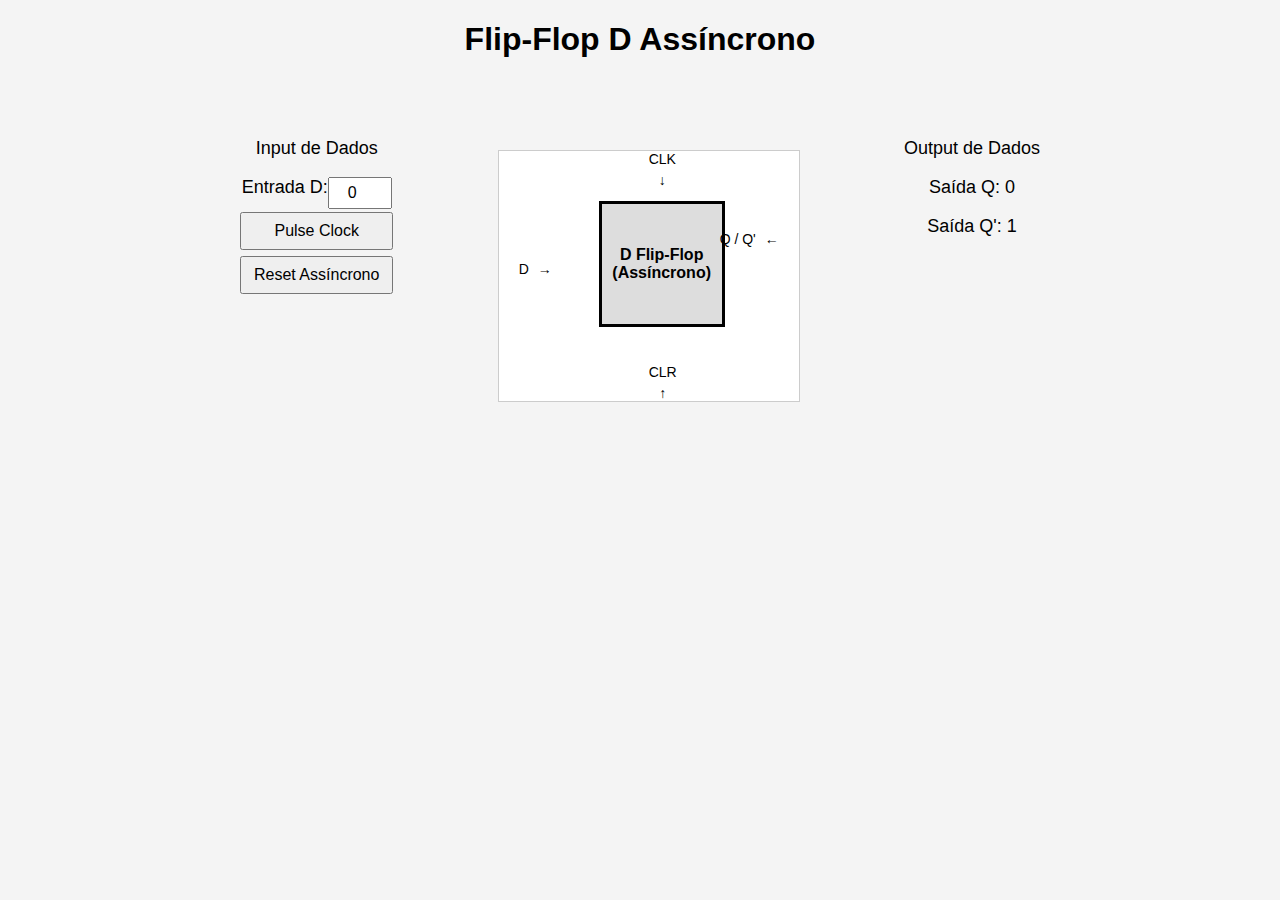
<file: Flip-Flop D Assíncrono/index.html>
<!DOCTYPE html>
<html lang="pt-BR">
  <head>
    <meta charset="UTF-8" />
    <title>Flip-Flop D Assíncrono</title>
    <link rel="stylesheet" href="styles.css" />
  </head>
  <body>
    <h1>Flip-Flop D Assíncrono</h1>

    <div class="container">
      <div class="inner_container">
        <div class="controls">
          <p>Input de Dados</p>
          <div class="input_dados">
            <label for="inputD">Entrada D:</label>
            <input type="number" id="inputD" min="0" max="1" value="0" />
          </div>
          <div class="box_btn">
            <button onclick="clockPulse()">Pulse Clock</button>
            <button onclick="asyncReset()">Reset Assíncrono</button>
          </div>
        </div>
        <div class="diagram-container">
          <div class="flipflop">D Flip-Flop<br />(Assíncrono)</div>
          <div class="input-d">D</div>
          <div class="input-clk">CLK</div>
          <div class="input-reset">CLR</div>
          <div class="output">Q / Q'</div>
        </div>

        <div class="results">
          <p>Output de Dados</p>
          <p>Saída Q: <span id="outputQ">0</span></p>
          <p>Saída Q': <span id="outputQnot">1</span></p>
        </div>
      </div>
    </div>

    <script src="script.js"></script>
  </body>
</html>
</file>
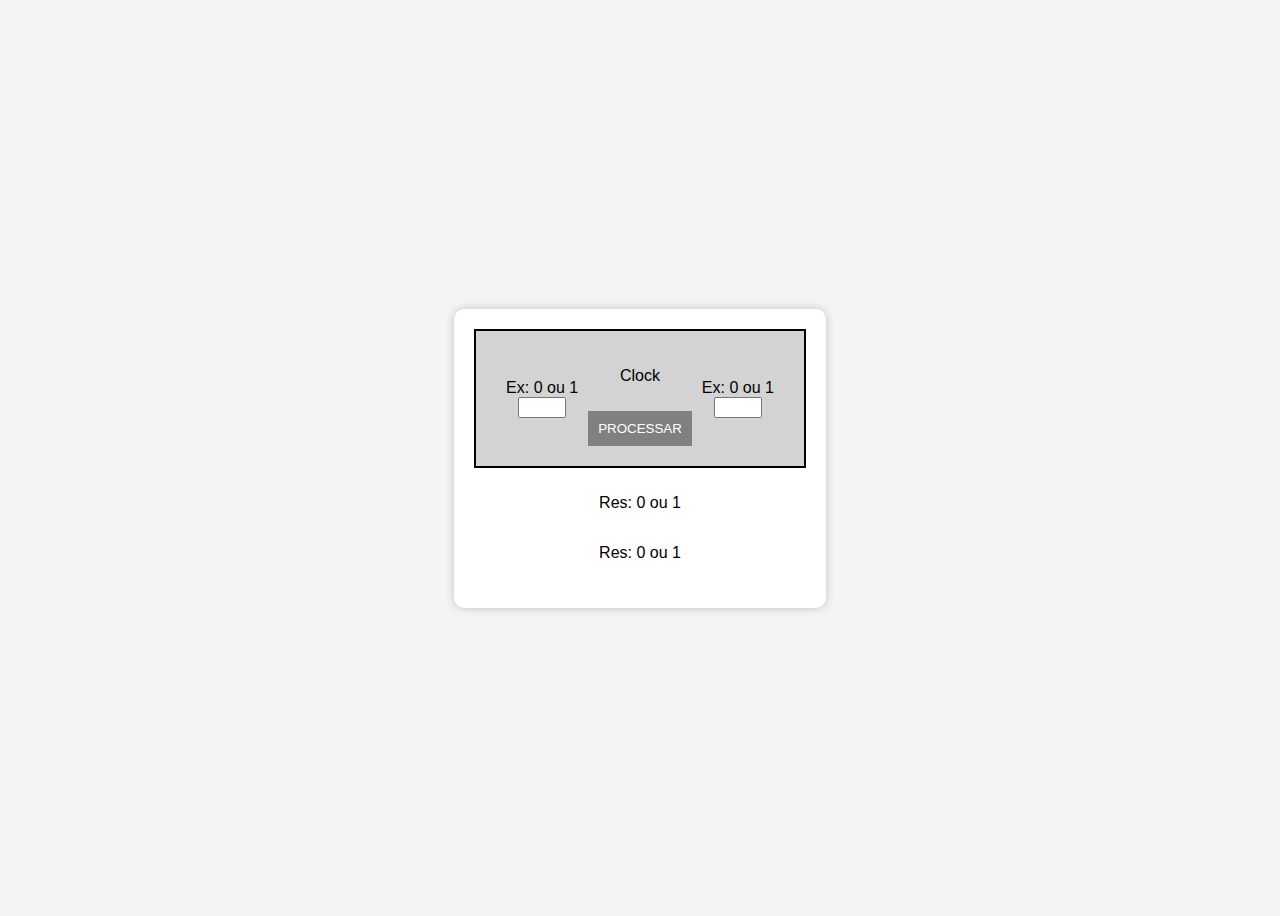
<file: teste2/index.html>
<!DOCTYPE html>
<html lang="pt">
<head>
    <meta charset="UTF-8">
    <meta name="viewport" content="width=device-width, initial-scale=1.0">
    <title>Flip-Flop SR</title>
    <link rel="stylesheet" href="style.css">
</head>
<body>
    <div class="container">
        <div class="flipflop">
            <div class="input-group">
                <label for="s">Ex: 0 ou 1</label>
                <input type="number" id="s" min="0" max="1">
            </div>
            <div>
                <p>Clock</p>
                <button onclick="processar()">PROCESSAR</button>
            </div>
            <div class="input-group">
                <label for="r">Ex: 0 ou 1</label>
                <input type="number" id="r" min="0" max="1">
            </div>
        </div>
        <div class="output-group">
            <p>Res: <span id="q">0 ou 1</span></p>
            <p>Res: <span id="q_bar">0 ou 1</span></p>
        </div>
    </div>
    <script src="javascript.js"></script>
</body>
</html>
</file>
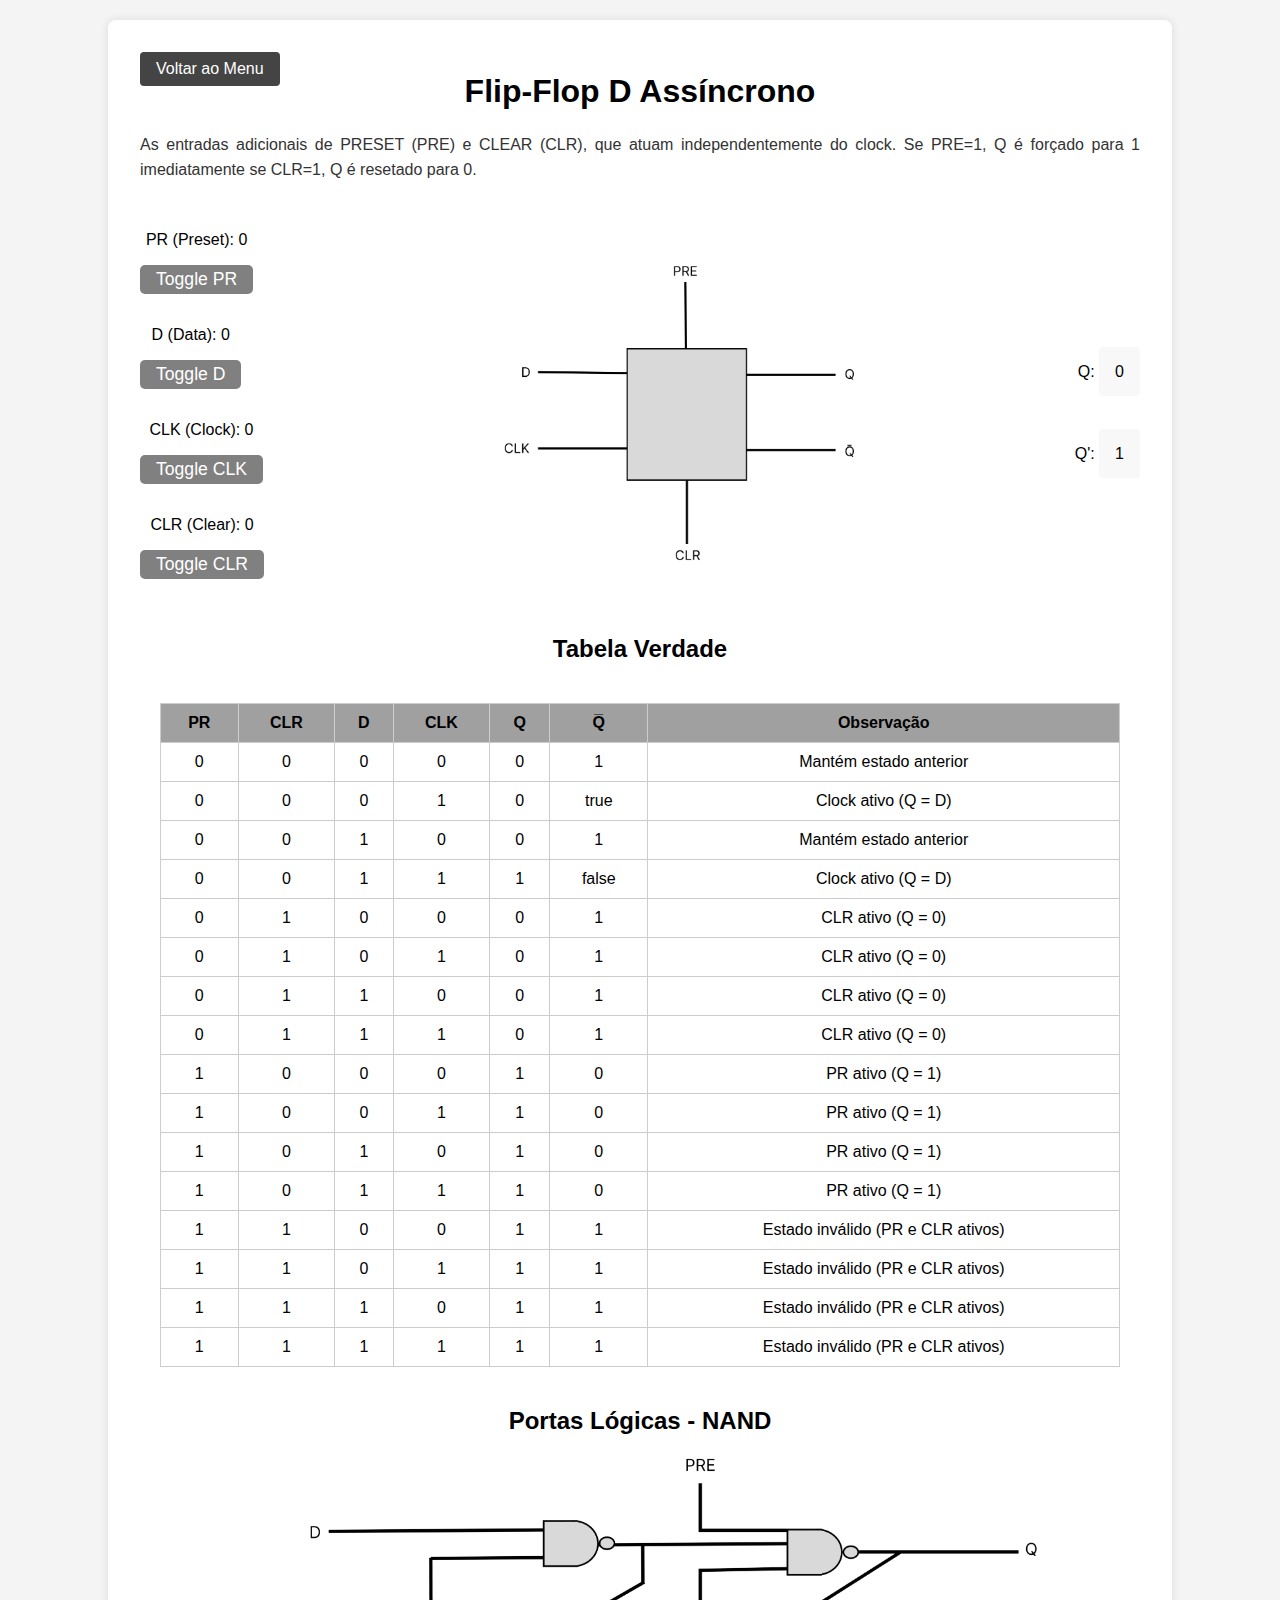
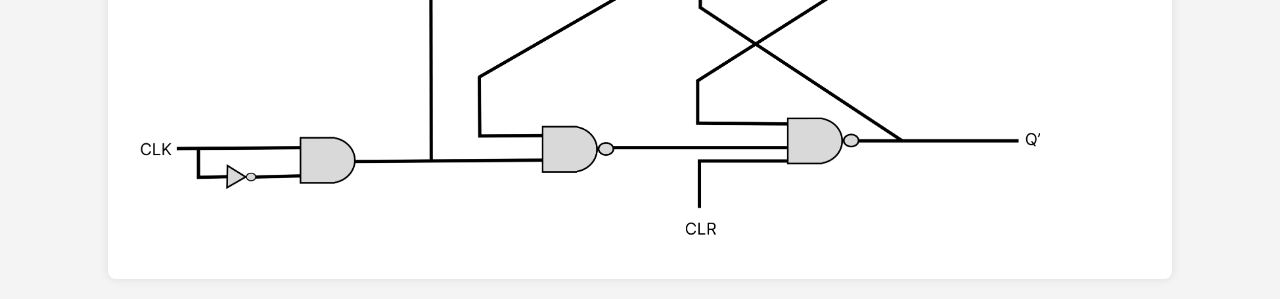
<file: Flip-Flop-D-Assíncrono/flipflop_d.html>
<!DOCTYPE html>
<html lang="pt-BR">
  <head>
    <meta charset="UTF-8" />
    <title>Flip-Flop D Assíncrono</title>
    <link rel="stylesheet" href="styles.css" />
  </head>
  <body>
    <div class="container">
      <a href="../index.html" class="btn-voltar">Voltar ao Menu</a>
      <h1>Flip-Flop D Assíncrono</h1>
      <p>
        As entradas adicionais de PRESET (PRE) e CLEAR (CLR), que atuam independentemente do clock. Se PRE=1, Q é forçado para 1 
        imediatamente se CLR=1, Q é resetado para 0.
      </p>
      <div class="inner_container">
        <div class="inputs">
          <label>
            PR (Preset):
            <span id="prState">0</span>
            <button onclick="togglePR()">Toggle PR</button>
          </label>
          <label>
            D (Data):
            <span id="dState">0</span>
            <button onclick="toggleD()">Toggle D</button>
          </label>
          <label>
            CLK (Clock):
            <span id="clkState">0</span>
            <button onclick="toggleCLK()">Toggle CLK</button>
          </label>
          <label>
            CLR (Clear):
            <span id="clrState">0</span>
            <button onclick="toggleCLR()">Toggle CLR</button>
          </label>
        </div>

        <div class="image-container">
          <img id="flipflopD" src="./assets/flipflopD.png" alt="Diagrama Flip-Flop D">
        </div>

        <div class="outputs">
          <label>Q: <span id="qOutput">0</span></label>
          <label>Q': <span id="qnOutput">1</span></label>
        </div>
      </div>

      <div class="tabela_verdade">
        <h2>Tabela Verdade</h2>
        <table>
          <thead>
            <tr>
              <th>PR</th>
              <th>CLR</th>
              <th>D</th>
              <th>CLK</th>
              <th>Q</th>
              <th>Q̅</th>
              <th>Observação</th>
            </tr>
          </thead>
          <tbody id="truthTable">
            <!-- As linhas da tabela serão geradas pelo JavaScript -->
          </tbody>
        </table>
      </div>
      <div class="portas_logicas">
        <h2>Portas Lógicas - NAND</h2>
        <img src="./assets/porta_logica.png" alt="Diagrama do Flip-Flop D Assíncrono">
    </div>
    </div>

    <script src="script.js"></script>
  </body>
</html>
</file>
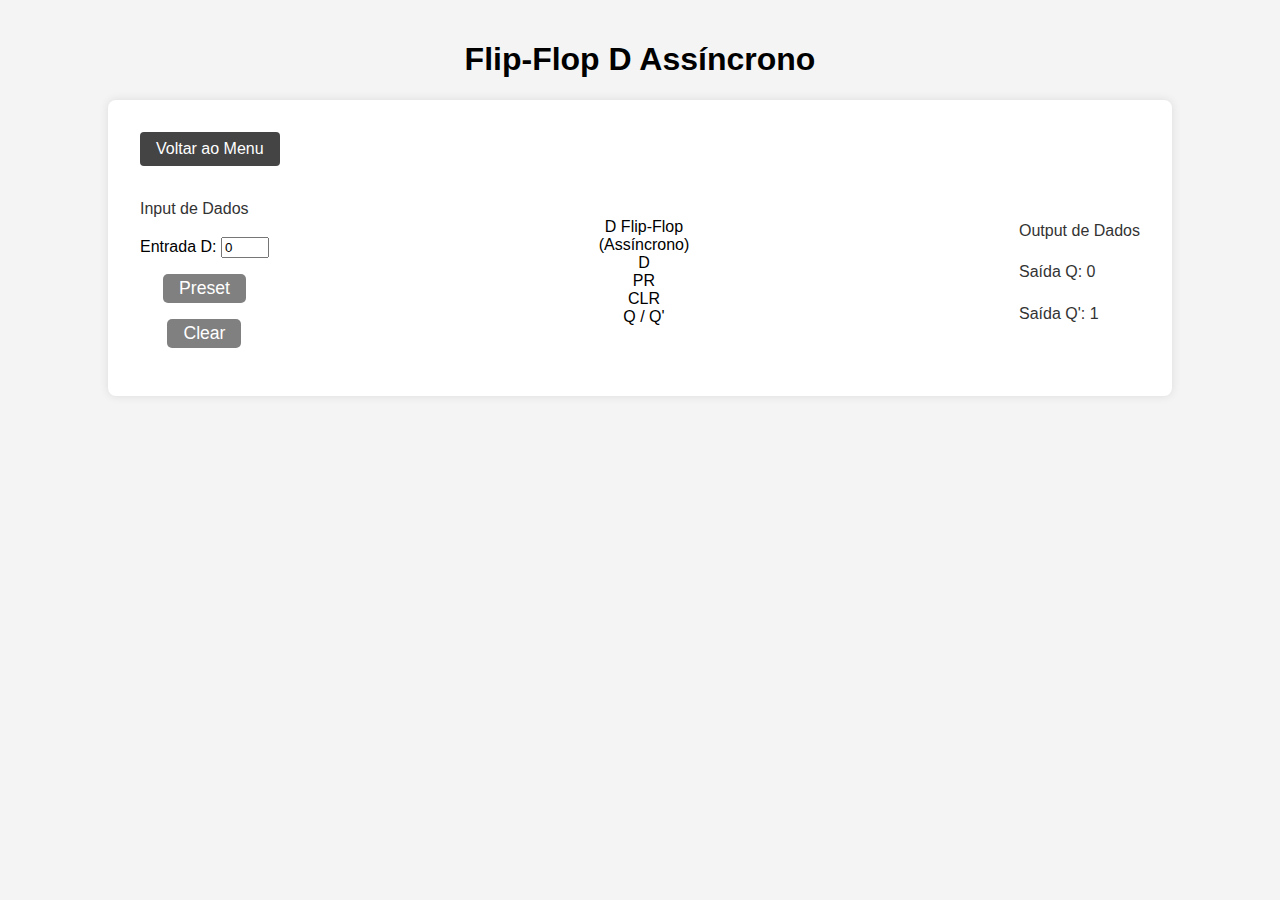
<file: Flip-Flop-D-Assíncrono/flipflop_d.html.html>
<!DOCTYPE html>
<html lang="pt-BR">
  <head>
    <meta charset="UTF-8" />
    <title>Flip-Flop D Assíncrono</title>
    <link rel="stylesheet" href="styles.css" />
  </head>
  <body>
    <h1>Flip-Flop D Assíncrono</h1>

    <div class="container">
      <a href="../index.html" class="btn-voltar">Voltar ao Menu</a>
      
      <div class="inner_container">
        <div class="controls">
          <p>Input de Dados</p>
          <div class="input_dados">
            <label for="inputD">Entrada D:</label>
            <input type="number" id="inputD" min="0" max="1" value="0" />
          </div>
          <div class="box_btn">
            <button onclick="asyncSet()">Preset</button>
            <button onclick="asyncReset()">Clear</button>
          </div>
        </div>

        <div class="diagram-container">
          <div class="flipflop">D Flip-Flop<br />(Assíncrono)</div>
          <div class="input-d">D</div>
          <div class="input-set">PR</div>
          <div class="input-reset">CLR</div>
          <div class="output">Q / Q'</div>
        </div>

        <div class="results">
          <p>Output de Dados</p>
          <p>Saída Q: <span id="outputQ">0</span></p>
          <p>Saída Q': <span id="outputQnot">1</span></p>
        </div>
      </div>
    </div>

    <script src="script.js"></script>
  </body>
</html>
</file>
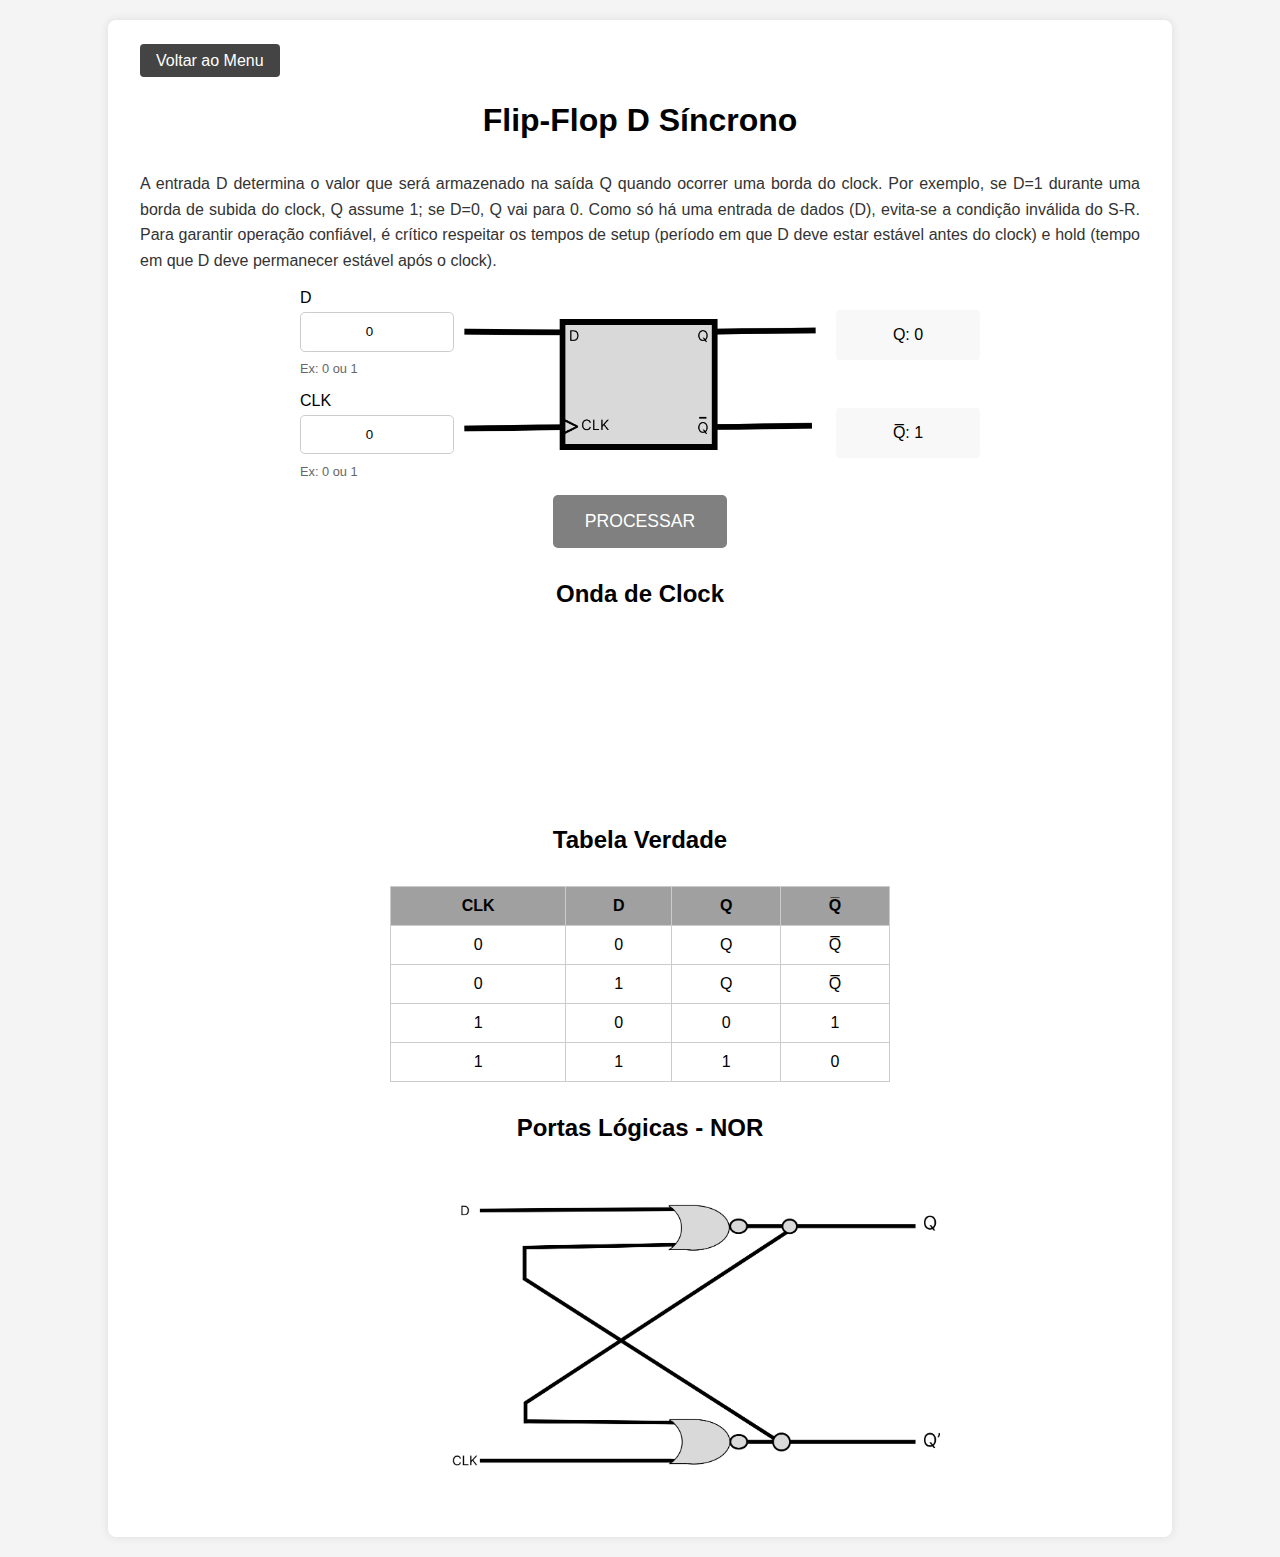
<file: Flip-Flop-D-Síncrono/flipflop_d.html>
<!DOCTYPE html>
<html lang="pt-br">
<head>
    <meta charset="UTF-8">
    <meta name="viewport" content="width=device-width, initial-scale=1.0">
    <title>Flip Flop D</title>
    <link rel="stylesheet" href="styles.css">
</head>
<body>
  <div class="main-container">
    <a href="../index.html" class="btn-voltar">Voltar ao Menu</a>
    <h1>Flip-Flop D Síncrono</h1>
    <p>
        A entrada D determina o valor que será armazenado na saída Q quando ocorrer uma borda do clock. Por exemplo, se D=1 durante uma borda de subida 
        do clock, Q assume 1; se D=0, Q vai para 0. Como só há uma entrada de dados (D), evita-se a condição inválida do S-R. Para garantir operação 
        confiável, é crítico respeitar os tempos de setup (período em que D deve estar estável antes do clock) e hold (tempo em que D deve permanecer 
        estável após o clock).
    </p>
    
    <div class="columns-container">
        <div class="input-column">
            <div class="input-group">
                <label>D</label>
                <input type="number" id="inputD" min="0" max="1" value="0">
                <div class="exemplo">Ex: 0 ou 1</div>
            </div>

            <div class="input-group">
                <label>CLK</label>
                <input type="number" id="clk" min="0" max="1" value="0">
                <div class="exemplo">Ex: 0 ou 1</div>
            </div>
        </div>

        <div class="image-container">
            <img id="flipflopD" src="Assets/flipflopD.png" alt="Diagrama Flip-Flop D (Borda de Subida)">
            <img id="flipflopD2" src="Assets/flipflopD2.png" alt="Diagrama Flip-Flop D (Borda de Descida)">
        </div>

        <div class="output-column">
            <div class="output-container">
                <div id="resQ">Q: 0</div>
                <div id="resQn">Q̅: 1</div>
            </div>
        </div>
    </div>

    <button onclick="processar()">PROCESSAR</button>

    <h2>Onda de Clock</h2>
    <canvas id="waveCanvas" width="800" height="150"></canvas>

    <div class="tabela_verdade">
        <h2>Tabela Verdade</h2>
        <table>
            <thead>
                <tr>
                    <th>CLK</th>
                    <th>D</th>
                    <th>Q</th>
                    <th>Q̅</th>
                </tr>
            </thead>
            <tbody>
                <tr>
                    <td>0</td>
                    <td>0</td>
                    <td>Q</td>
                    <td>Q̅</td>
                </tr>
                <tr>
                    <td>0</td>
                    <td>1</td>
                    <td>Q</td>
                    <td>Q̅</td>
                </tr>
                <tr>
                    <td>1</td>
                    <td>0</td>
                    <td>0</td>
                    <td>1</td>
                </tr>
                <tr>
                    <td>1</td>
                    <td>1</td>
                    <td>1</td>
                    <td>0</td>
                </tr>
            </tbody>
        </table>
    </div>

    <div class="portas_logicas">
        <h2>Portas Lógicas - NOR</h2>
        <img src="./Assets/flipflop_D_sincrono.png" alt="Diagrama do Flip-Flop D Síncrono">
    </div>
    
  </div>
  <script src="script.js"></script>
</body>
</html>
</file>
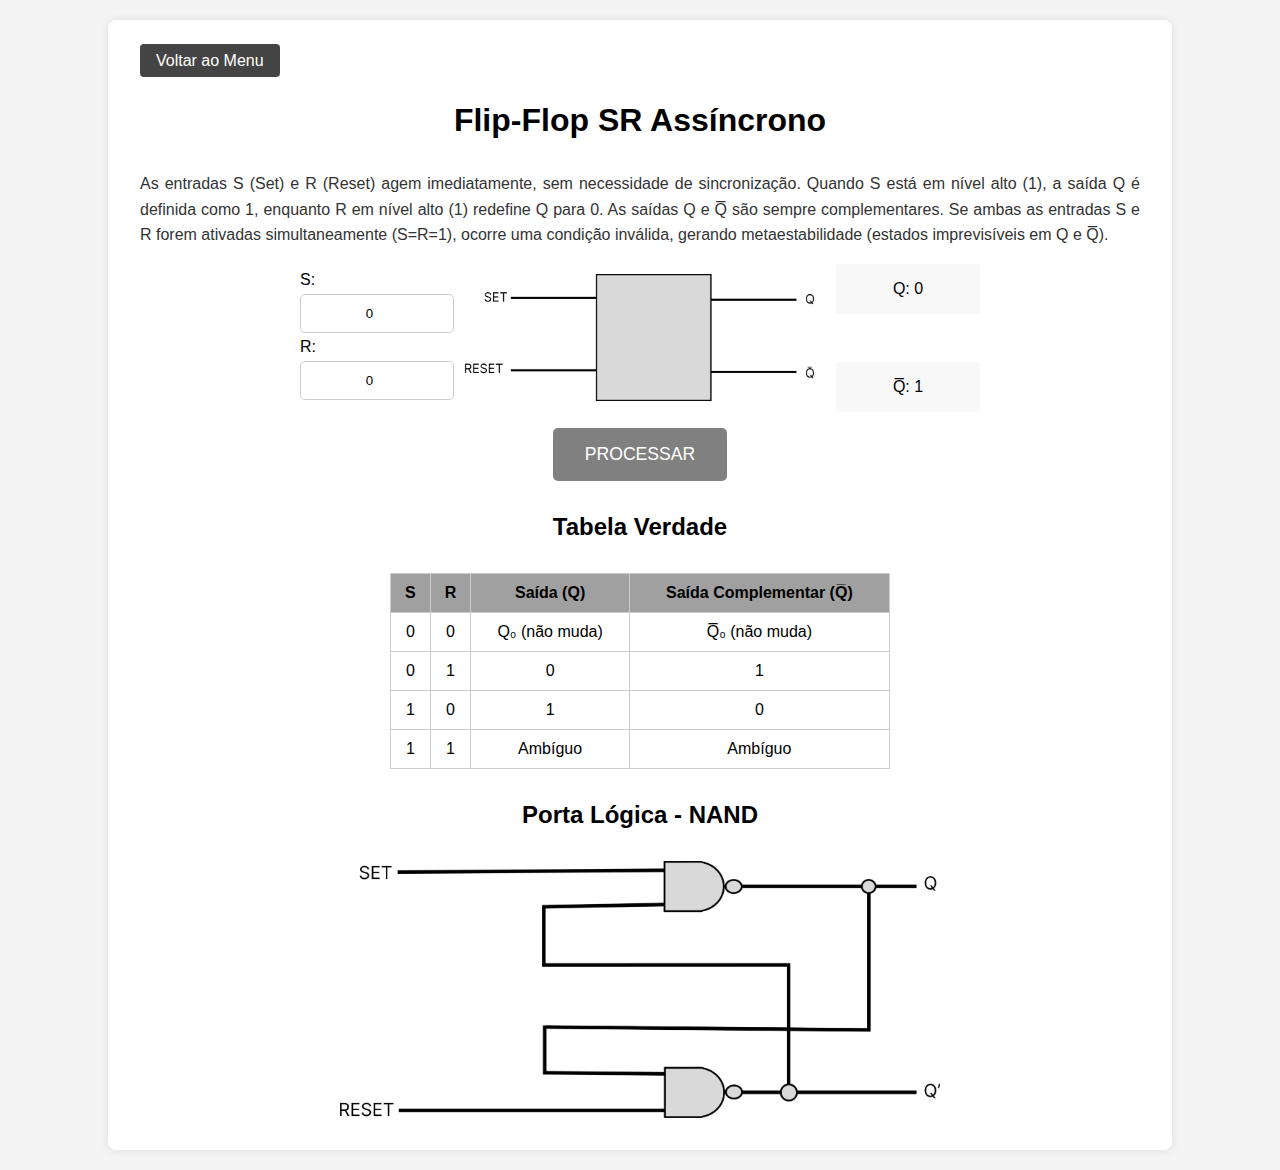
<file: Flip-Flop-SR-Assíncrono/flipflop_sr.html>
<!DOCTYPE html>
<html lang="pt-br">
<head>
    <meta charset="UTF-8" />
    <meta name="viewport" content="width=device-width, initial-scale=1.0" />
    <title>Flip Flop SR Assíncrono</title>
    <link rel="stylesheet" href="styles.css" />
</head>
<body>
    <div class="main-container">
          <a href="../index.html" class="btn-voltar">Voltar ao Menu</a>
          <h1>Flip-Flop SR Assíncrono</h1>
          <p>
            As entradas S (Set) e R (Reset) agem imediatamente, sem necessidade de sincronização. Quando S está em nível 
            alto (1), a saída Q é definida como 1, enquanto R em nível alto (1) redefine Q para 0. As saídas Q e Q̅ são sempre complementares. Se ambas 
            as entradas S e R forem ativadas simultaneamente (S=R=1), ocorre uma condição inválida, gerando metaestabilidade (estados imprevisíveis em 
            Q e Q̅).
          </p>
        <div class="columns-container">
            <div class="input-column">
                <div class="input-group">
                    <label for="S">S: </label>
                    <input type="number" id="S" min="0" max="1" value="0" />

                    <label for="R">R: </label>
                    <input type="number" id="R" min="0" max="1" value="0" />
                </div>
            </div>

            <div class="image-container">
                <img src="assets/ff_sr_assincrono.png" alt="Imagem do Flip-Flop SR Assíncrono" />
            </div>

            <div class="output-column">
                <div class="output-container">
                  <div id="Q">Q: 0</div>
                  <div id="Qbar">Q̅: 1</div>
                </div>
            </div>
        </div>

        <button onclick="processar()">PROCESSAR</button>

        <div class="tabela_verdade">
            <h2>Tabela Verdade</h2>
            <table>
                <tr>
                    <th>S</th>
                    <th>R</th>
                    <th>Saída (Q)</th>
                    <th>Saída Complementar (Q̅)</th>
                </tr>
                <tr>
                    <td>0</td>
                    <td>0</td>
                    <td>Q₀ (não muda)</td>
                    <td>Q̅₀ (não muda)</td>
                </tr>
                <tr>
                    <td>0</td>
                    <td>1</td>
                    <td>0</td>
                    <td>1</td>
                </tr>
                <tr>
                    <td>1</td>
                    <td>0</td>
                    <td>1</td>
                    <td>0</td>
                </tr>
                <tr>
                    <td>1</td>
                    <td>1</td>
                    <td>Ambíguo</td>
                    <td>Ambíguo</td>
                </tr>
            </table>
        </div>

        <div class="portas_logicas">
            <h2>Porta Lógica - NAND</h2>
            <img src="./assets/porta_logica.png" alt="Diagrama do Flip-Flop SR Assíncrono" />
        </div>
    </div>

    <script src="script.js"></script>
    
</body>
</html>
</file>
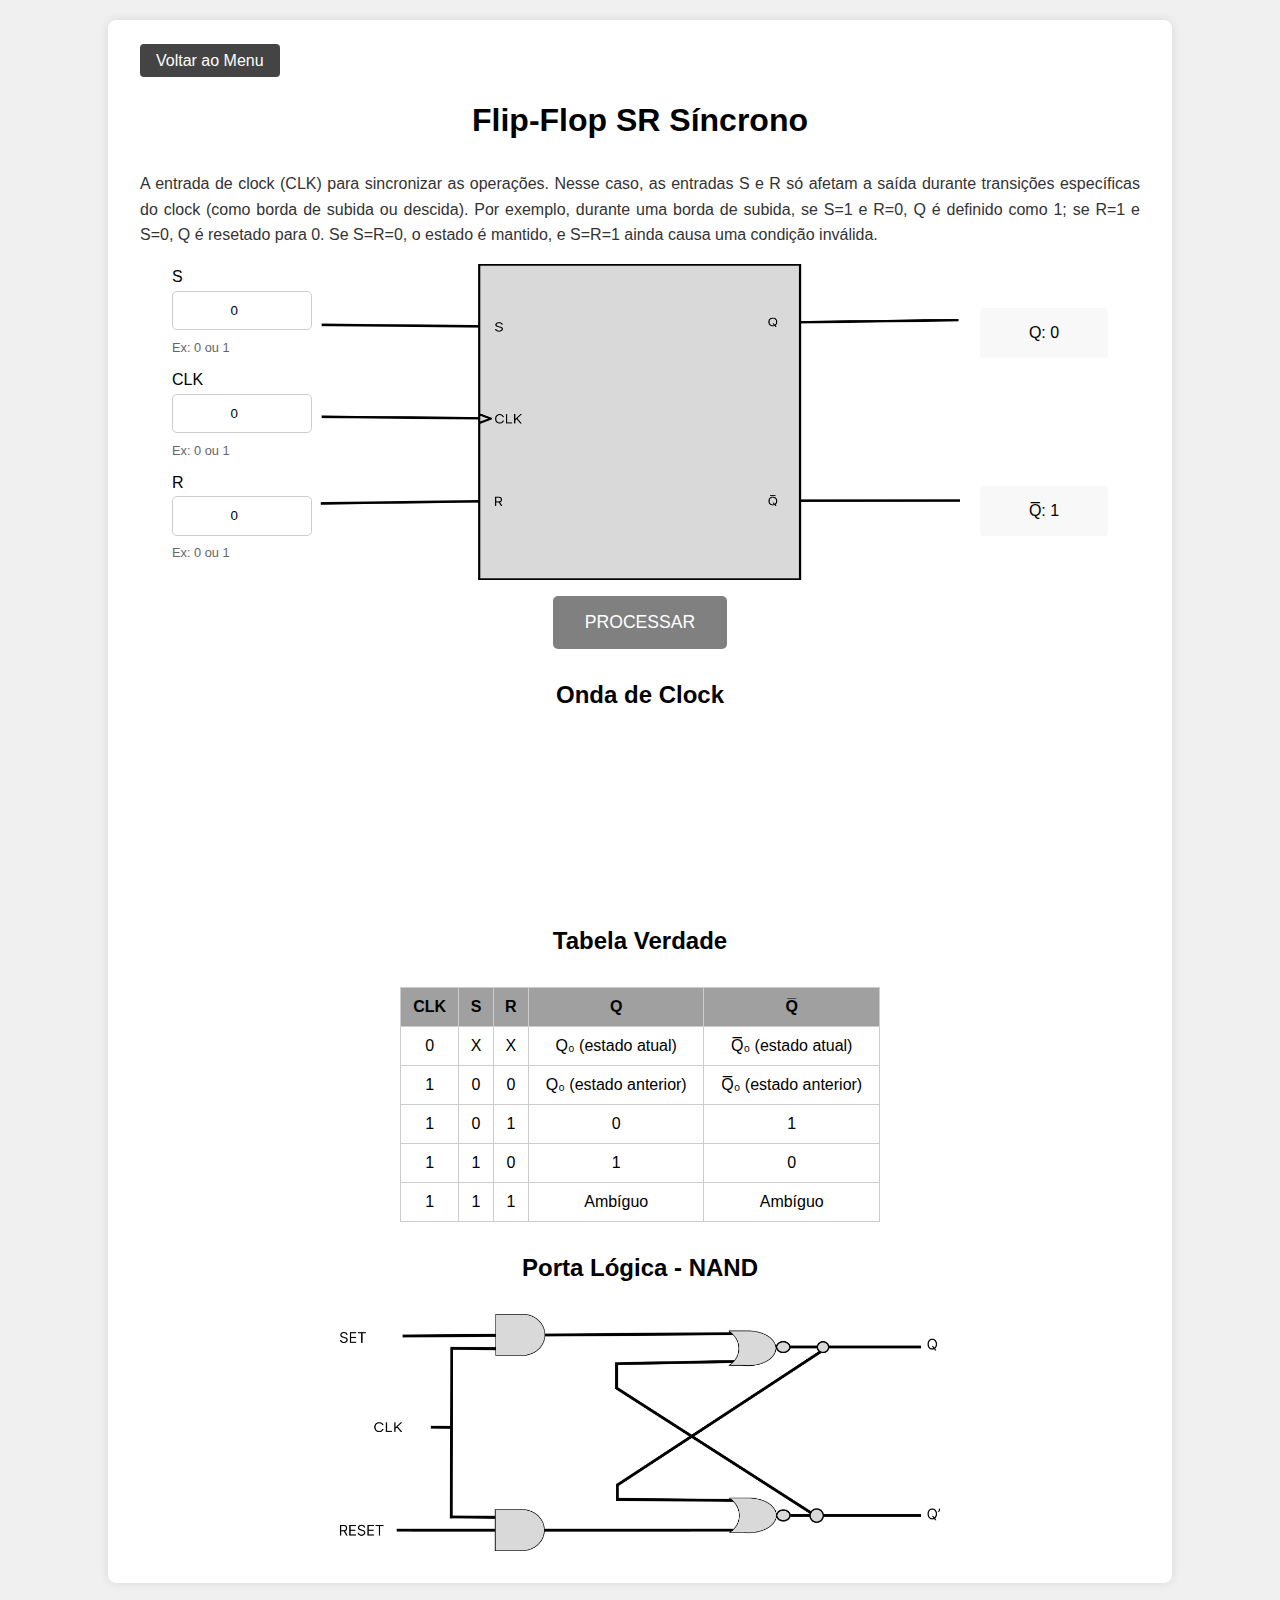
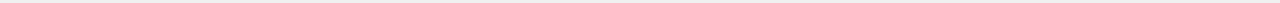
<file: Flip-Flop-SR-Síncrono/flipflop_sr.html>
<!DOCTYPE html>
<html lang="en">
<head>
    <meta charset="UTF-8">
    <meta name="viewport" content="width=device-width, initial-scale=1.0">
    <title>Flip Flop SR Síncrono</title>
    <link rel="stylesheet" href="styles.css">
</head>
<body>
    <div class="main-container">
        <a href="../index.html" class="btn-voltar">Voltar ao Menu</a>
        <h1>Flip-Flop SR Síncrono</h1>
        <p>
            A entrada de clock (CLK) para sincronizar as operações. Nesse caso, as entradas S e R só afetam a saída durante transições específicas do 
            clock (como borda de subida ou descida). Por exemplo, durante uma borda de subida, se S=1 e R=0, Q é definido como 1; se R=1 e S=0, Q é 
            resetado para 0. Se S=R=0, o estado é mantido, e S=R=1 ainda causa uma condição inválida. 
        </p>
        <div class="columns-container">
            <div class="input-column">
                <div class="input-group">
                    <label>S</label>
                    <input type="number" id="inputS" min="0" max="1" value="0">
                    <div class="exemplo">Ex: 0 ou 1</div>
                </div>
    
                <div class="input-group">
                    <label>CLK</label>
                    <input type="number" id="clk" min="0" max="1" value="0">
                    <div class="exemplo">Ex: 0 ou 1</div>
                </div>

                <div class="input-group-r">
                    <label>R</label>
                    <input type="number" id="inputR" min="0" max="1" value="0">
                    <div class="exemplo">Ex: 0 ou 1</div>
                </div>
            </div>
    
            <div class="image-container">
                <img id="flipflopSR" src="Assets/flipflopSR.png" alt="Flip-Flop SR Ativo">
                <img id="flipflopSR2" src="Assets/flipflopSR2.png" alt="Flip-Flop SR Inativo">
            </div>
    
            <div class="output-column">
                <div class="output-container-Q">
                    <div id="resQ">Q: 0</div>
                </div>
                <div class="output-container-Qn">
                  <div id="resQn">Q̅: 1</div>
                </div>

            </div>
        </div>
    
        <button onclick="processar()">PROCESSAR</button>
    
        <h2>Onda de Clock</h2>
        <canvas id="waveCanvas" width="800" height="150"></canvas>

        <div class="tabela_verdade">
            <h2>Tabela Verdade</h2>
            <table>
                <tr>
                    <th>CLK</th>
                    <th>S</th>
                    <th>R</th>
                    <th>Q</th>
                    <th>Q̅</th>
                </tr>
                <tr>
                    <td>0</td>
                    <td>X</td>
                    <td>X</td>
                    <td>Q₀ (estado atual)</td>
                    <td>Q̅₀ (estado atual)</td>
                </tr>
                <tr>
                    <td>1</td>
                    <td>0</td>
                    <td>0</td>
                    <td>Q₀ (estado anterior)</td>
                    <td>Q̅₀ (estado anterior)</td>
                </tr>
                <tr>
                    <td>1</td>
                    <td>0</td>
                    <td>1</td>
                    <td>0</td>
                    <td>1</td>
                </tr>
                <tr>
                    <td>1</td>
                    <td>1</td>
                    <td>0</td>
                    <td>1</td>
                    <td>0</td>
                </tr>
                <tr>
                    <td>1</td>
                    <td>1</td>
                    <td>1</td>
                    <td>Ambíguo</td>
                    <td>Ambíguo</td>
                </tr>
            </table>
        </div> 
        
        <div class="portas_logicas">
            <h2>Porta Lógica - NAND</h2>
            <img src="./Assets/portalogica.png" alt="Diagrama do Flip-Flop SR Síncrono"/>
        </div>
    
    <script src="script.js"></script>
</body>
</html>
</file>
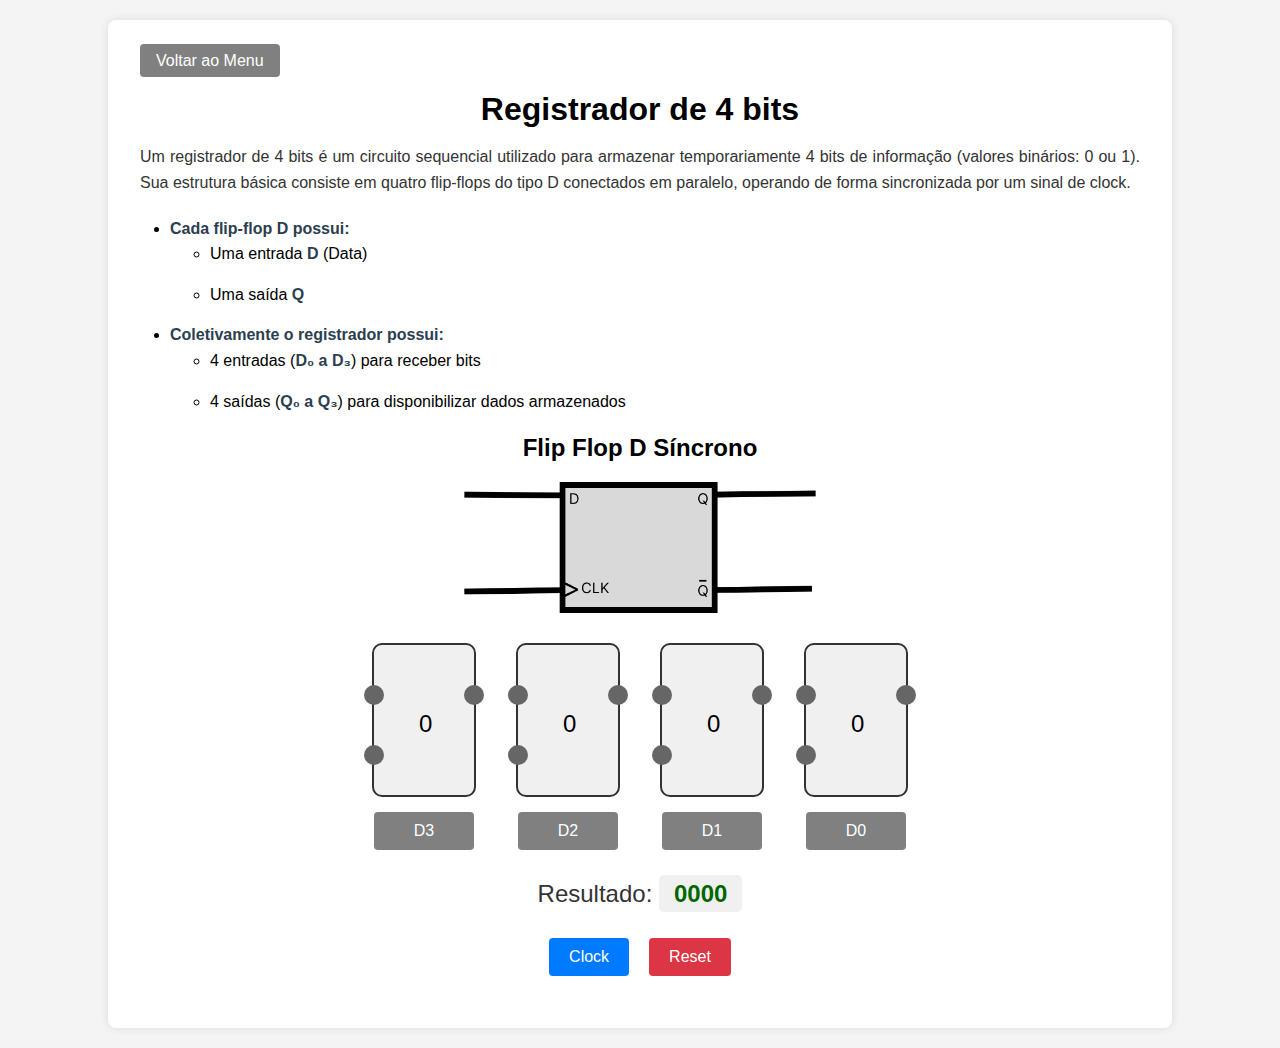
<file: Registrador/registrador_4bits.html>
<!DOCTYPE html>
<html lang="pt-br">
<head>
    <meta charset="UTF-8">
    <meta name="viewport" content="width=device-width, initial-scale=1.0">
    <title>Registrador de 4 bits</title>
    <link rel="stylesheet" href="styles.css">
</head>
<body>
  <div class="main-container">
    <a href="../index.html" class="btn-voltar">Voltar ao Menu</a>
    <h1>Registrador de 4 bits</h1>
    <p>
        Um registrador de 4 bits é um circuito sequencial utilizado para armazenar temporariamente 4 bits de informação (valores binários: 0 ou 1).
        Sua estrutura básica consiste em quatro flip-flops do tipo D conectados em paralelo, operando de forma sincronizada por um sinal de clock.
    </p>

    <ul class="custom-list">
        <li>
            <strong>Cada flip-flop D possui:</strong>
            <ul>
                <li>Uma entrada <strong>D</strong> (Data)</li>
                <li>Uma saída <strong>Q</strong></li>
            </ul>
        </li>
        <li>
            <strong>Coletivamente o registrador possui:</strong>
            <ul>
                <li>4 entradas (<strong>D₀ a D₃</strong>) para receber bits</li>
                <li>4 saídas (<strong>Q₀ a Q₃</strong>) para disponibilizar dados armazenados</li>
            </ul>
        </li>
    </ul>

    <h2>Flip Flop D Síncrono</h2>
    <div class="image-container">
        <img id="flipflopD" src="./Assets/flipflopD.png" alt="Diagrama Flip-Flop D (Borda de Subida)">
    </div>

    <div class="ff-grid">
        <!-- Coluna FF3 -->
        <div class="ff-column">
            <div class="flip-flop">
                <div class="input d-input" id="d3"></div>
                <div class="input clock-input"></div>
                <div class="output q-output" id="q3"></div>
                <div class="bit" id="bit3">0</div>
            </div>
            <button onclick="toggleInput(3)" class="ff-btn">D3</button>
        </div>

        <!-- Coluna FF2 -->
        <div class="ff-column">
            <div class="flip-flop">
                <div class="input d-input" id="d2"></div>
                <div class="input clock-input"></div>
                <div class="output q-output" id="q2"></div>
                <div class="bit" id="bit2">0</div>
            </div>
            <button onclick="toggleInput(2)" class="ff-btn">D2</button>
        </div>

        <!-- Coluna FF1 -->
        <div class="ff-column">
            <div class="flip-flop">
                <div class="input d-input" id="d1"></div>
                <div class="input clock-input"></div>
                <div class="output q-output" id="q1"></div>
                <div class="bit" id="bit1">0</div>
            </div>
            <button onclick="toggleInput(1)" class="ff-btn">D1</button>
        </div>

        <!-- Coluna FF0 -->
        <div class="ff-column">
            <div class="flip-flop">
                <div class="input d-input" id="d0"></div>
                <div class="input clock-input"></div>
                <div class="output q-output" id="q0"></div>
                <div class="bit" id="bit0">0</div>
            </div>
            <button onclick="toggleInput(0)" class="ff-btn">D0</button>
        </div>
    </div>
    <div class="register-output">
        Resultado: <span id="registerValue">0000</span>
    </div>
    
    <div class="controls">
        <button onclick="toggleClock()">Clock</button>
        <button onclick="reset()">Reset</button>
    </div>

  </div>
  <script src="script.js"></script>
</body>
</html>
</file>
<file: Flip-Flop D Assíncrono/styles.css>
body {
    font-family: Arial, sans-serif;
    text-align: center;
    background: #f4f4f4;
  }
  .container {
    max-width: 800px;
    margin: 0 auto;
    padding: 20px;
  }
  .diagram-container {
    position: relative;
    margin: 50px auto;
    width: 300px;
    height: 250px;
    border: 1px solid #ccc;
    background: #fff;
  }
  .inner_container {
    display: flex;
  }
  .flipflop {
    position: absolute;
    top: 50px;
    left: 100px;
    width: 120px;
    height: 120px;
    border: 3px solid #000;
    background: #ddd;
    display: flex;
    flex-direction: column;
    align-items: center;
    justify-content: center;
    font-weight: bold;
  }
  /* Entrada D (lado esquerdo) */
  .input-d {
    position: absolute;
    top: 110px;
    left: 20px;
    font-size: 14px;
  }
  .input-d::after {
    content: " →";
    margin-left: 5px;
  }
  /* Entrada Clock (topo) */
  .input-clk {
    position: absolute;
    top: 0px;
    left: 150px;
    font-size: 14px;
  }
  .input-clk::after {
    content: " ↓";
    display: block;
    margin-top: 5px;
  }
  /* Entrada Reset (CLR - parte inferior) */
  .input-reset {
    position: absolute;
    bottom: 0px;
    left: 150px;
    font-size: 14px;
  }
  .input-reset::after {
    content: " ↑";
    display: block;
    margin-top: 5px;
  }
  /* Saídas (lado direito) */
  .output {
    position: absolute;
    top: 80px;
    right: 20px;
    font-size: 14px;
  }
  .output::after {
    content: " ←";
    margin-left: 5px;
  }
  .controls {
    margin-top: 20px;
    font-size: 18px;
    display: flex;
    flex-direction: column;
    align-items: center;
  }
  .input_dados{
    display: flex;
    justify-items: auto;
  }
  .controls input[type="number"] {
    width: 50px;
    padding: 5px;
    font-size: 16px;
    text-align: center;
  }
  .box_btn {
    display: flex;
    flex-direction: column;
  }
  .controls button {
    padding: 8px 12px;
    margin: 3px 0;
    font-size: 16px;
    cursor: pointer;
  }
  .results {
    margin-top: 20px;
    font-size: 18px;
  }
</file>
<file: teste2/style.css>
body {
    font-family: Arial, sans-serif;
    display: flex;
    justify-content: center;
    align-items: center;
    height: 100vh;
    background-color: #f4f4f4;
}
.container {
    background: white;
    padding: 20px;
    border-radius: 10px;
    box-shadow: 0 0 10px rgba(0, 0, 0, 0.2);
    text-align: center;
}
.flipflop {
    display: flex;
    align-items: center;
    justify-content: center;
    border: 2px solid black;
    padding: 20px;
    background: lightgray;
    position: relative;
}
.input-group, .output-group {
    display: flex;
    flex-direction: column;
    align-items: center;
    margin: 10px;
}
input {
    width: 40px;
    text-align: center;
}
button {
    margin-top: 10px;
    padding: 10px;
    background: gray;
    color: white;
    border: none;
    cursor: pointer;
}
</file>
<file: Flip-Flop-D-Assíncrono/styles.css>
body {
  font-family: Arial, sans-serif;
  text-align: center;
  background: #f4f4f4;
  margin: 0;
  padding: 1.25rem;
}

.container {
  max-width: 62.5rem;
  margin: 0 auto;
  background-color: white;
  padding: 2rem;
  border-radius: 0.5rem;
  box-shadow: 0 0 0.625rem rgba(0, 0, 0, 0.1);
  position: relative; 
}

.btn-voltar {
  padding: 0.5rem 1rem;
  background-color: #444;
  color: white;
  text-decoration: none;
  border-radius: 0.25rem;
  transition: background 0.3s, transform 0.1s;
  position: absolute;
  left: 2rem;
  top: 2rem;
}

.btn-voltar:hover {
  background: #555;
  transform: translateY(-0.125rem);
}

p {
  text-align: justify;
  line-height: 1.6;
  font-size: 1rem;
  color: #333333;
}

button {
  padding: 0.25rem 1rem;
  border: none;
  border-radius: 0.25rem;
  cursor: pointer;
  font-size: 1.1rem;
  margin: 1rem auto;
  display: block;
  text-decoration: none;
  color: #ffffff;
  background: #808080;
  border-radius: 0.3125rem;
  transition: background 0.3s, transform 0.1s;
}

.inner_container {
  display: flex;
  justify-content: space-between;
  align-items: center;
  gap: 2rem;
  margin-top: 3rem;
}

.inputs {
  flex: 0 0 200px;
  display: flex;
  flex-direction: column;
  gap: 1rem;
  align-items: flex-start;
}

.image-container {
  flex: 0 1 auto;
  margin: 0 2rem;
}

.image-container img {
  display: none;
  max-width: 22rem;
  height: auto;
}

.image-container img:first-child {
  display: block; 
}

.outputs {
  flex: 0 0 120px;
  display: flex;
  flex-direction: column;
  gap: 4rem;
  align-items: flex-end;
}

#qOutput, #qnOutput {
  padding: 1rem;
  background-color: #f8f8f8;
  border-radius: 0.25rem;
  text-align: center;
}

.tabela_verdade {
  display: flex;
  align-items: center;
  flex-direction: column;

  text-align: center;
  padding: 20px;
  border-radius: 10px;
}

table { 
  border-collapse: collapse;
  width: 100%;
  margin-top: 20px;
  text-align: center;
  background-color: white;
  border: 1px solid #ccc;
}

th,
td {
  border: 1px solid #ccc;
  padding: 10px;
}

th {
  background-color: #a0a0a0;
}

.d-input {
  position: absolute;
  left: 30px;
  top: 100px;
}

.clock-input {
  position: absolute;
  left: 150px;
  top: 30px;
}

.q-output {
  position: absolute;
  left: 240px;
  top: 80px;
}

.qn-output {
  position: absolute;
  left: 240px;
  top: 120px;
}

.line {
  position: absolute;
  border-left: 2px solid black;
  height: 40px;
  left: 150px;
}

.arrow-down {
  position: absolute;
  left: 145px;
  top: 30px;
}

.arrow-up {
  position: absolute;
  left: 145px;
  top: 150px;
}

.label {
  font-family: Arial;
  font-size: 12px;
}

.portas_logicas {
  display: flex;
  flex-direction: column;
}

.portas_logicas img {
  width: 90%;
}
</file>
<file: Flip-Flop-D-Síncrono/styles.css>
body {
  font-family: Arial, sans-serif;
  margin: 0;
  padding: 1.25rem;
  background: #f4f4f4;
}

.main-container {
  max-width: 62.5rem;
  margin: 0 auto;
  background-color: #ffffff;
  padding: 2rem;
  border-radius: 0.5rem;
  box-shadow: 0 0 0.625rem #0000001a;
}

.columns-container {
  display: flex;
  gap: 1.25rem;
  width: 100%;
  align-items: center;
}

.input-column {
  display: flex;
  flex-direction: column;
  gap: 1rem;
  width: 12rem;
  margin-left: 10rem; 
}

.image-container {
  flex-grow: 1;
  text-align: center;
}

.image-container img {
  display: none;
  max-width: 22rem;
  height: auto;
}

.image-container img:first-child {
  display: block; 
}

.output-column{
  display: flex;
  flex-direction: column;
  gap: 1rem;
  width: 12rem;
  margin-right: 10rem; 
}

.output-container {
  display: flex;
  flex-direction: column;
  gap: 0.625rem;
  margin-top: 0;
  gap: 3rem;
}

.input-group {
  display: flex;
  flex-direction: column;
  align-items: flex-start; 
}

.header-container {
  display: flex;
  align-items: center;
  justify-content: flex-start;
  gap: 1rem;
}

.btn-voltar {
  padding: 0.5rem 1rem;
  background-color: #444444;
  color: #ffffff;
  text-decoration: none;
  border-radius: 0.25rem;
  transition: background 0.3s, transform 0.1s;
}

.btn-voltar:hover {
  background: #555555;
  transform: translateY(-0.125rem);
}

p {
  text-align: justify;
  line-height: 1.6;
  font-size: 1rem;
  color: #333333;
}

input {
  width: 90%;
  padding: 0.7rem; 
  margin: 0.3rem auto; 
  text-align: center;
  border: 0.0625rem solid #cccccc;
  border-radius: 0.3rem; 
}

button {
  padding: 1rem 2rem;
  border: none;
  border-radius: 0.25rem;
  cursor: pointer;
  font-size: 1.1rem;
  margin: 1rem auto;
  display: block;
  text-decoration: none;
  color: #ffffff;
  background: #808080;
  border-radius: 0.3125rem;
  transition: background 0.3s, transform 0.1s;
}

button:hover {
  background: #555555;
  transform: translateY(-0.125rem);
}

button:active {
  transform: translateY(0.125rem);
}

.exemplo {
  font-size: 0.8rem;
  color: #666666;
  margin-top: 0.3rem;
}

h1, h2 {
  text-align: center;
  margin-top: 0;
  margin-top: 2rem;
  margin-bottom: 2rem;
}

#resQ, #resQn {
  padding: 1rem;
  background-color: #f8f8f8;
  border-radius: 0.25rem;
  text-align: center;
}

table {
  border-collapse: collapse;
  width: 50%;
  text-align: center;
  background-color: #ffffff;
  border: 1px solid #cccccc;
  margin: 0 auto; 
}

th, td {
  border: 1px solid #cccccc;
  padding: 0.625rem;
}

th {
  background-color: #a0a0a0;
}

.portas_logicas {
  display: flex;
  flex-direction: column;
}

.portas_logicas img {
  width: 80%;
}
</file>
<file: Flip-Flop-SR-Assíncrono/styles.css>
body {
    font-family: Arial, sans-serif;
    margin: 0;
    padding: 1.25rem;
    background: #f4f4f4;
}

.main-container {
    max-width: 62.5rem;
    margin: 0 auto;
    background-color: #ffffff;
    padding: 2rem;
    border-radius: 0.5rem;
    box-shadow: 0 0 0.625rem #0000001a;
}

.columns-container {
    display: flex;
    gap: 1.25rem;
    width: 100%;
    align-items: center;
}

.input-column {
    display: flex;
    flex-direction: column;
    gap: 1rem;
    width: 12rem;
    margin-left: 10rem;
}

.image-container {
    flex-grow: 1;
    text-align: center;
}

.image-container img {
    display: none;
    max-width: 22rem;
    height: auto;
}

.image-container img:first-child {
    display: block;
}

.output-column{
    display: flex;
    flex-direction: column;
    gap: 1rem;
    width: 12rem;
    margin-right: 10rem; 
  }
  
.output-container {
    display: flex;
    flex-direction: column;
    gap: 0.625rem;
    margin-top: 0;
    gap: 3rem;
  }

.input-group {
    display: flex;
    flex-direction: column;
    align-items: flex-start;
}

.btn-voltar {
    padding: 0.5rem 1rem;
    background-color: #444444;
    color: #ffffff;
    text-decoration: none;
    border-radius: 0.25rem;
    transition: background 0.3s, transform 0.1s;
}

.btn-voltar:hover {
    background: #555555;
    transform: translateY(-0.125rem);
}

p {
    text-align: justify;
    line-height: 1.6;
    font-size: 1rem;
    color: #333333;
}

input {
    width: 90%;
    padding: 0.7rem;
    margin: 0.3rem auto;
    text-align: center;
    border: 0.0625rem solid #cccccc;
    border-radius: 0.3rem;
}

button {
    padding: 1rem 2rem;
    border: none;
    border-radius: 0.25rem;
    cursor: pointer;
    font-size: 1.1rem;
    margin: 1rem auto;
    display: block;
    text-decoration: none;
    color: #ffffff;
    background: #808080;
    border-radius: 0.3125rem;
    transition: background 0.3s, transform 0.1s;
}

button:hover {
    background: #555555;
    transform: translateY(-0.125rem);
}

button:active {
    transform: translateY(0.125rem);
}

.exemplo {
    font-size: 0.8rem;
    color: #666666;
    margin-top: 0.3rem;
}

h1, h2 {
    text-align: center;
    margin-top: 2rem;
    margin-bottom: 2rem;
}

#Q, #Qbar {
    padding: 1rem;
    background-color: #f8f8f8;
    border-radius: 0.25rem;
    text-align: center;
}

table {
    border-collapse: collapse;
    width: 50%;
    text-align: center;
    background-color: #ffffff;
    border: 1px solid #cccccc;
    margin: 0 auto;
}

th, td {
    border: 1px solid #cccccc;
    padding: 0.625rem;
}

th {
    background-color: #a0a0a0;
}

.portas_logicas {
    display: flex;
    flex-direction: column;
    align-items: center;
}

.portas_logicas img {
    width: 60%;
}
</file>
<file: Flip-Flop-SR-Síncrono/styles.css>
body {
  font-family: Arial, sans-serif;
  margin: 0;
  padding: 1.25rem;
  background-color: #f0f0f0;
}

.main-container {
  max-width: 62.5rem;
  margin: 0 auto;
  background-color: #ffffff;
  padding: 2rem;
  border-radius: 0.5rem;
  box-shadow: 0 0 0.625rem #0000001a;
}

.columns-container {
  display: flex;
  gap: 1.25rem;
  width: 100%;
  align-items: center;
}

.input-column {
  display: flex;
  flex-direction: column;
  gap: 1rem;
  width: 12rem;
  margin-left: 2rem;
}

.image-container {
  flex-grow: 1;
  text-align: center;
}

.image-container img {
  display: none;
  max-width: 40rem;
  height: auto;
}

.image-container img:first-child {
  display: block;
}

.output-column {
  display: flex;
  flex-direction: column;
  gap: 1rem;
  width: 12rem;
  margin-right: 2rem;
}

.output-container-Q{
  display: flex;
  flex-direction: column;
  gap: 0.625rem;
  margin-bottom: 5rem;
  gap: 3rem;
}

.output-container-Qn{
  display: flex;
  flex-direction: column;
  gap: 0.625rem;
  margin-top: 2rem;
  gap: 3rem;
}

.input-group {
  display: flex;
  flex-direction: column;
  align-items: flex-start;
}

.input-group-r {
  display: flex;
  flex-direction: column;
  align-items: flex-start;
  margin-bottom: 1rem;
}

.header-container {
  display: flex;
  align-items: center;
  justify-content: flex-start;
  gap: 1rem;
}

.btn-voltar {
  padding: 0.5rem 1rem;
  background-color: #444444;
  color: #ffffff;
  text-decoration: none;
  border-radius: 0.25rem;
  transition: background 0.3s, transform 0.1s;
}

.btn-voltar:hover {
  background: #555555;
  transform: translateY(-0.125rem);
}

p {
  text-align: justify;
  line-height: 1.6;
  font-size: 1rem;
  color: #333333;
}

input {
  width: 90%;
  padding: 0.7rem;
  margin: 0.3rem auto;
  text-align: center;
  border: 0.0625rem solid #cccccc;
  border-radius: 0.3rem;
}

button {
  padding: 1rem 2rem;
  border: none;
  border-radius: 0.25rem;
  cursor: pointer;
  font-size: 1.1rem;
  margin: 1rem auto;
  display: block;
  text-decoration: none;
  color: #ffffff;
  background: #808080;
  border-radius: 0.3125rem;
  transition: background 0.3s, transform 0.1s;
}

button:hover {
  background: #555555;
  transform: translateY(-0.125rem);
}

button:active {
  transform: translateY(0.125rem);
}

.exemplo {
  font-size: 0.8rem;
  color: #666666;
  margin-top: 0.3rem;
}

h1, h2 {
  text-align: center;
  margin-top: 0;
  margin-top: 2rem;
  margin-bottom: 2rem;
}

#resQ, #resQn {
  padding: 1rem;
  background-color: #f8f8f8;
  border-radius: 0.25rem;
  text-align: center;
}

table {
  border-collapse: collapse;
  width: 30rem;
  text-align: center;
  background-color: #ffffff;
  border: 1px solid #cccccc;
  margin: 0 auto; 
}

th, td {
  border: 1px solid #cccccc;
  padding: 10px;
}

th {
  background-color: #a0a0a0;
}

.portas_logicas {
  display: flex;
  flex-direction: column;
  align-items: center;
}

.portas_logicas img {
  width: 60%;
}
</file>
<file: Registrador/styles.css>
body {
    font-family: Arial, sans-serif;
    margin: 0;
    padding: 1.25rem;
    background: #f4f4f4;
}

.main-container {
    max-width: 62.5rem;
    margin: 0 auto;
    background-color: #ffffff;
    padding: 2rem;
    border-radius: 0.5rem;
    box-shadow: 0 0 0.625rem #0000001a;
}

.btn-voltar {
    padding: 0.5rem 1rem;
    background-color: #444444;
    color: #ffffff;
    text-decoration: none;
    border-radius: 0.25rem;
    transition: background 0.3s, transform 0.1s;
}

.btn-voltar:hover {
    background: #555555;
    transform: translateY(-0.125rem);
}

h1, h2 {
    text-align: center;
    margin-bottom: 1rem;
}

.ff-grid {
    display: flex;
    justify-content: center;
    gap: 40px;
    margin: 30px 0;
}

.ff-column {
    display: flex;
    flex-direction: column;
    align-items: center;
    gap: 15px;
}

.bit-label {
    font-size: 1.2em;
    padding: 5px 10px;
    background: #eee;
    border-radius: 4px;
    margin-bottom: 10px;
}

.flip-flop {
    width: 100px;
    height: 150px;
    border: 2px solid #333;
    position: relative;
    background-color: #f0f0f0;
    border-radius: 10px;
}

.input, .output {
    position: absolute;
    width: 20px;
    height: 20px;
    background-color: #666;
    border-radius: 50%;
}

.d-input { left: -10px; top: 40px; }
.clock-input { left: -10px; top: 100px; }
.q-output { right: -10px; top: 40px; }

.bit {
    font-size: 24px;
    position: absolute;
    top: 65px;
    left: 45px;
}

.controls {
    display: flex;
    justify-content: center;
    gap: 20px;
    margin: 20px 0;
    color: #2c3e50;
}

.ff-btn {
    width: 100px !important;
    padding: 10px !important;
    margin: 0;
    box-sizing: border-box;
}

p {
    text-align: justify;
    line-height: 1.6;
    font-size: 1rem;
    color: #333333;
}

button {
    padding: 10px 20px;
    border: none;
    border-radius: 0.25rem;
    cursor: pointer;
    font-size: 1rem;
    color: #ffffff;
    transition: background 0.3s, transform 0.1s;
}

/* Botão Clock - Azul */
.controls button:nth-child(1) {
    background: #007bff;
}

.controls button:nth-child(1):hover {
    background: #0069d9;
}

/* Botão Reset - Vermelho */
.controls button:nth-child(2) {
    background: #dc3545;
}

.controls button:nth-child(2):hover {
    background: #c82333;
}

.btn-voltar,
.ff-btn {
    background: #808080;
}

.btn-voltar:hover,
.ff-btn:hover {
    background: #555555;
}

.register-output {
    text-align: center;
    margin: 30px 0;
    font-size: 1.5em;
    color: #333;
}

.register-output span {
    font-weight: bold;
    color: #006600;
    padding: 5px 15px;
    background-color: #f0f0f0;
    border-radius: 5px;
}

.pulse {
    animation: pulse 0.5s;
}

.image-container {
    display: flex;
    justify-content: center;
    margin: 20px 0;
}

.image-container img {
    max-width: 22rem;
    height: auto;
}

.custom-list {
    margin: 20px 0;
    padding-left: 30px;
}

.custom-list li {
    margin-bottom: 15px;
    line-height: 1.6;
}

.custom-list strong {
    color: #2c3e50;
}
  
@keyframes pulse {
    0% { background-color: yellow; }
    100% { background-color: transparent; }
}
</file>
